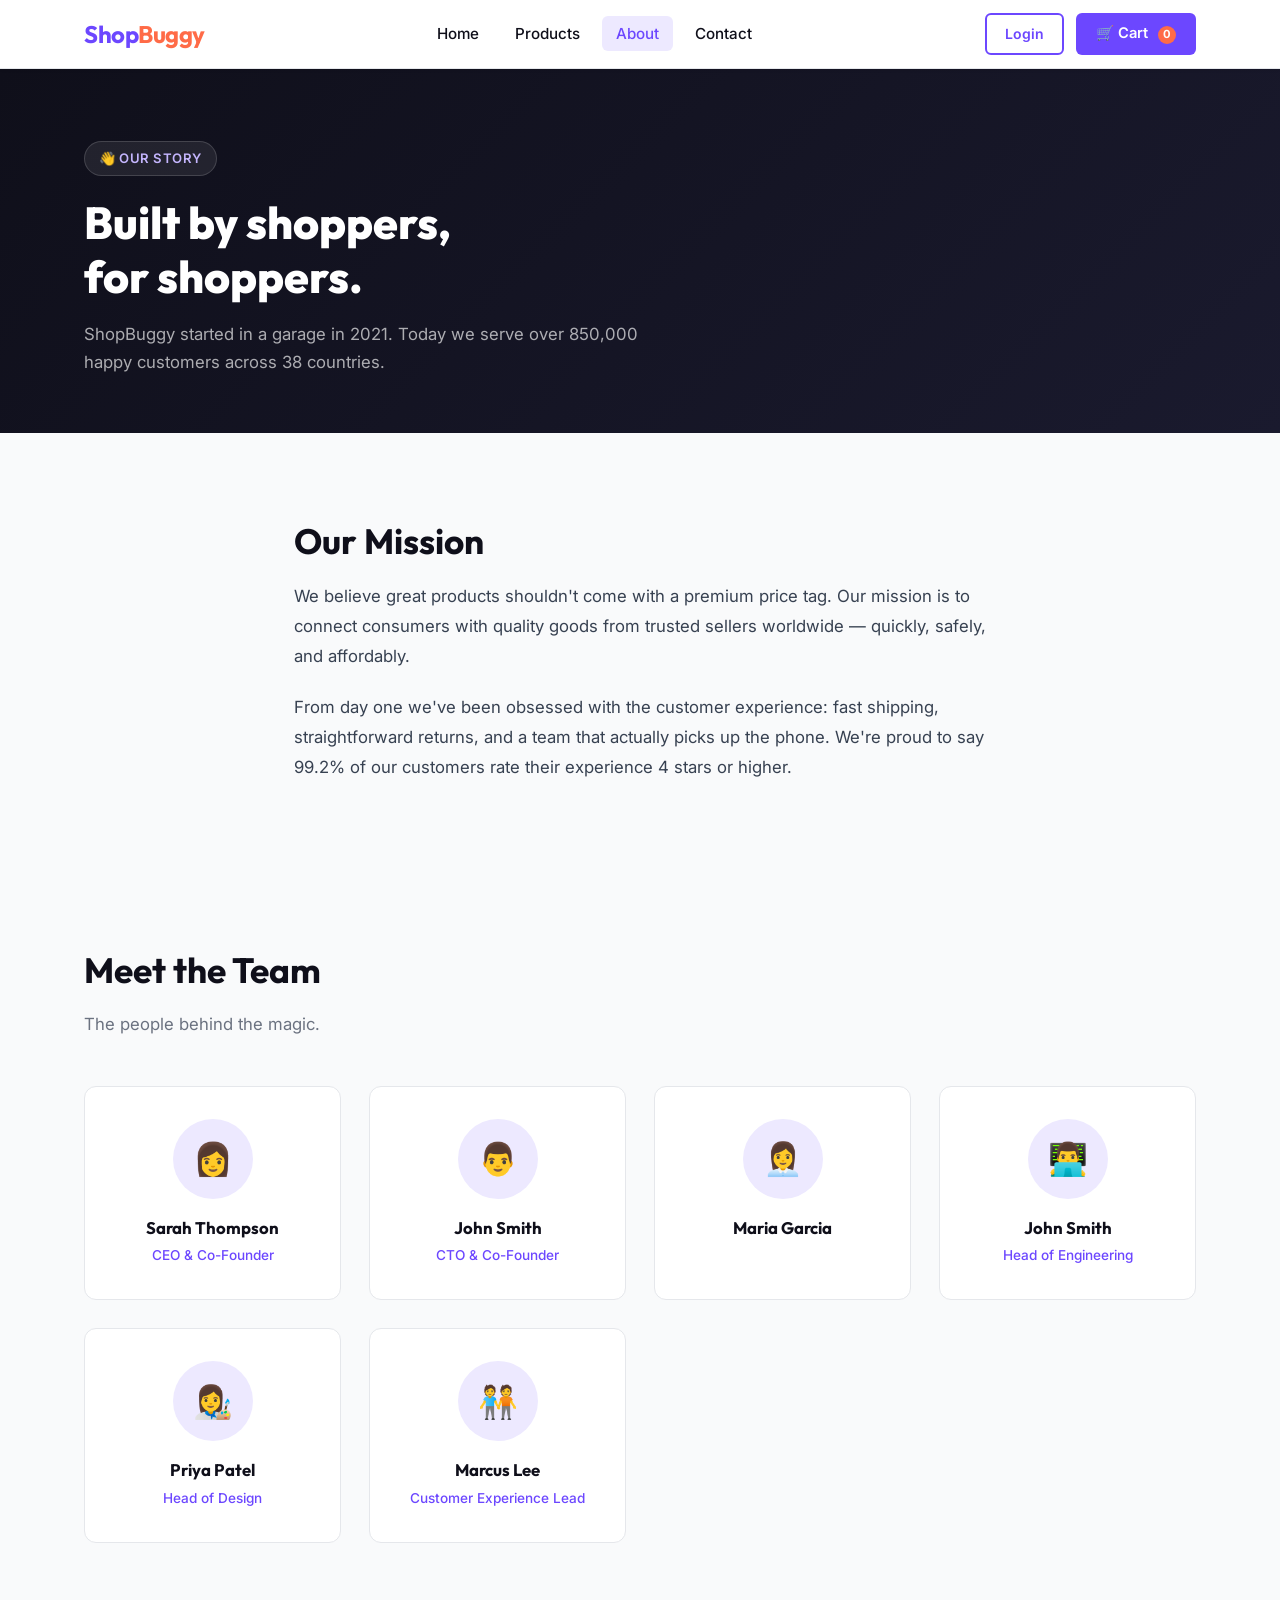
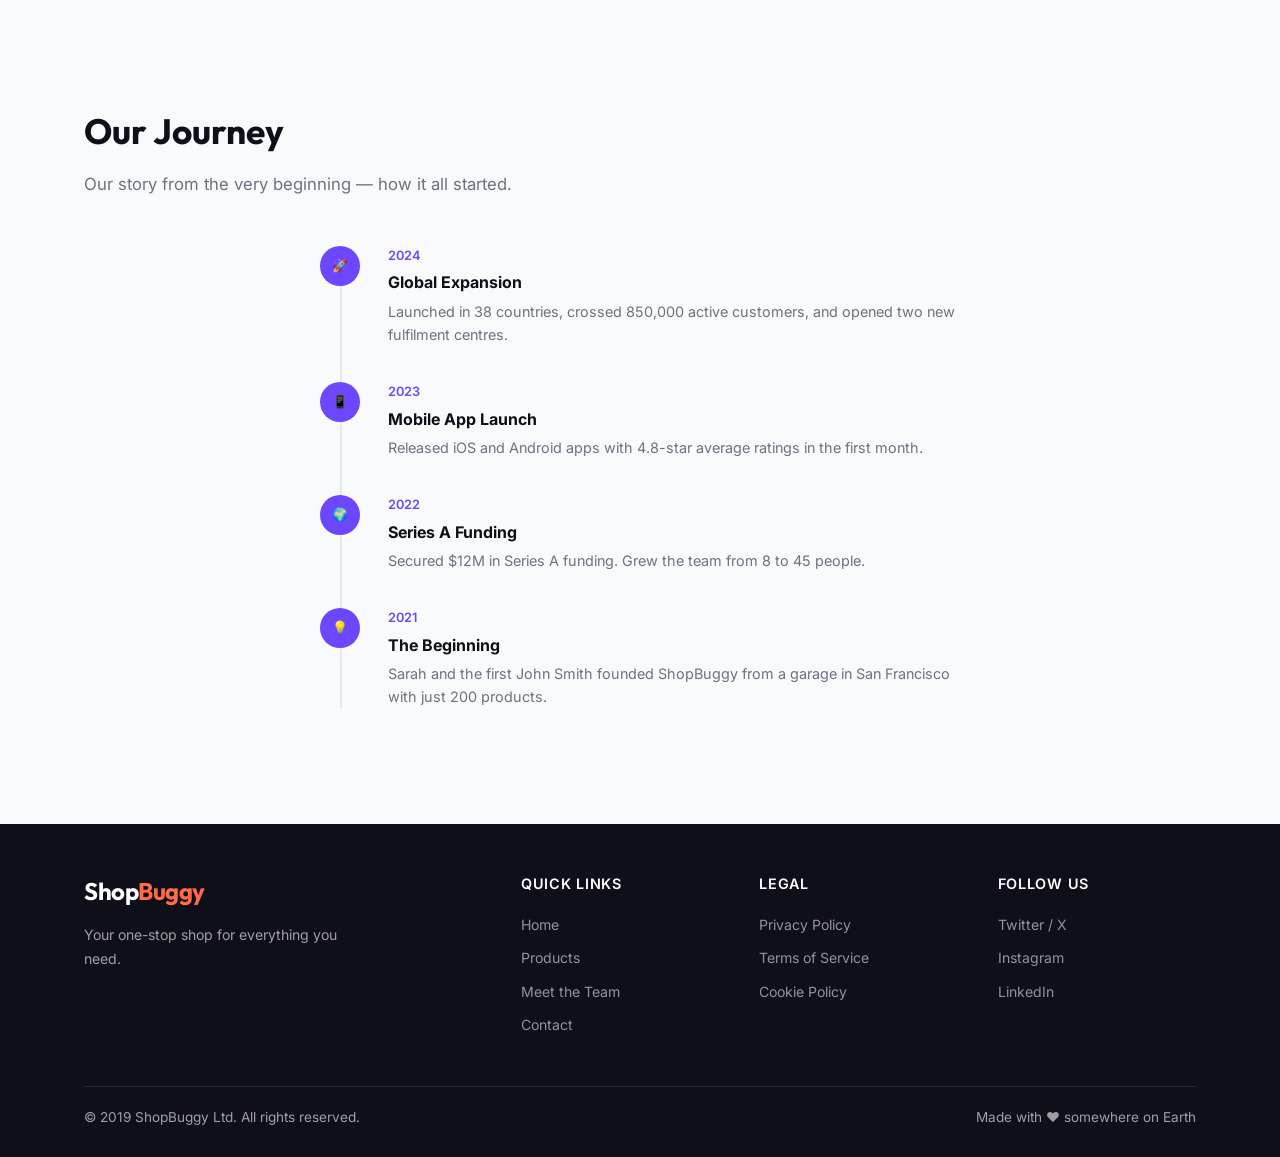
<file: about.html>
<!DOCTYPE html>
<html lang="en">
<head>
  <meta charset="UTF-8" />
  <meta name="viewport" content="width=device-width, initial-scale=1.0" />
  <title>About Us – ShopBuggy</title>
  <meta name="description" content="Learn about the ShopBuggy team, our mission, and our story." />
  <link rel="stylesheet" href="style.css" />
</head>
<body>

  <!-- NAVBAR -->
  <nav class="navbar">
    <div class="container navbar-inner">
      <a href="index.html" class="nav-logo">Shop<span>Buggy</span></a>
      <button class="hamburger" id="hamburger" aria-label="Toggle menu">
        <span></span><span></span><span></span>
      </button>
      <ul class="nav-links" id="navLinks">
        <li><a href="index.html">Home</a></li>
        <li><a href="product.html">Products</a></li>
        <li><a href="about.html">About</a></li>
        <li><a href="contact.html">Contact</a></li>
      </ul>
      <div class="nav-actions">
        <a href="login.html" class="btn btn-secondary btn-sm">Login</a>
        <span class="cart-btn" style="border-radius:6px;padding:9px 18px;font-weight:600;font-size:0.92rem;">
          🛒 Cart <span class="cart-count">0</span>
        </span>
      </div>
    </div>
  </nav>

  <main>

    <!-- HERO BANNER -->
    <section style="background:linear-gradient(135deg,#0f0f1a,#1a1a2e);color:#fff;padding:72px 0 56px;">
      <div class="container">
        <div style="max-width:560px;">
          <div class="hero-eyebrow" style="margin-bottom:20px;">👋 Our Story</div>
          <h1 style="font-family:'Outfit',sans-serif;font-size:2.8rem;font-weight:800;line-height:1.2;margin-bottom:16px;">
            Built by shoppers,<br/>for shoppers.
          </h1>
          <p style="color:rgba(255,255,255,0.65);font-size:1.05rem;line-height:1.7;">
            ShopBuggy started in a garage in 2021. Today we serve over 850,000 happy customers across 38 countries.
          </p>
        </div>
      </div>
    </section>

    <!-- MISSION -->
    <section class="section">
      <div class="container" style="max-width:740px;">
        <h2 class="section-title">Our Mission</h2>
        <p style="color:#374151;line-height:1.8;font-size:1.05rem;margin-bottom:20px;">
          We believe great products shouldn't come with a premium price tag. Our mission is to connect consumers with
          quality goods from trusted sellers worldwide — quickly, safely, and affordably.
        </p>
        <p style="color:#374151;line-height:1.8;font-size:1.05rem;">
          From day one we've been obsessed with the customer experience: fast shipping, straightforward returns, and
          a team that actually picks up the phone. We're proud to say 99.2% of our customers rate their experience
          4 stars or higher.
        </p>
      </div>
    </section>

    <!-- TEAM -->
    <!-- BUG #23: "Meet the Team" anchor tag in nav doesn't work — ID mismatch -->
    <section class="section" style="background:#f9fafb;" id="the-team">
      <div class="container">
        <!-- Nav above uses #meet-team but section has id="the-team" -->
        <h2 class="section-title" id="meet-team" style="display:none;"></h2>
        <h2 class="section-title">Meet the Team</h2>
        <p class="section-sub">The people behind the magic.</p>

        <div class="team-grid">

          <div class="team-card">
            <div class="team-avatar">👩</div>
            <div class="team-name">Sarah Thompson</div>
            <div class="team-role">CEO & Co-Founder</div>
          </div>

          <!-- BUG #21: Two team members share the same name "John Smith" -->
          <div class="team-card">
            <div class="team-avatar">👨</div>
            <div class="team-name">John Smith</div>
            <div class="team-role">CTO & Co-Founder</div>
          </div>

          <div class="team-card">
            <div class="team-avatar">👩‍💼</div>
            <div class="team-name">Maria Garcia</div>
            <!-- BUG #24: This team member's role is empty — missing content -->
            <div class="team-role"></div>
          </div>

          <div class="team-card">
            <div class="team-avatar">👨‍💻</div>
            <!-- BUG #21: duplicate name -->
            <div class="team-name">John Smith</div>
            <div class="team-role">Head of Engineering</div>
          </div>

          <div class="team-card">
            <div class="team-avatar">👩‍🎨</div>
            <div class="team-name">Priya Patel</div>
            <div class="team-role">Head of Design</div>
          </div>

          <div class="team-card">
            <div class="team-avatar">🧑‍🤝‍🧑</div>
            <div class="team-name">Marcus Lee</div>
            <div class="team-role">Customer Experience Lead</div>
          </div>

        </div>
      </div>
    </section>

    <!-- TIMELINE -->
    <section class="section">
      <div class="container">
        <h2 class="section-title">Our Journey</h2>
        <!-- BUG #22: Timeline heading says "from the beginning" but events are listed newest-first (reverse) -->
        <p class="section-sub">Our story from the very beginning — how it all started.</p>

        <div class="timeline">

          <!-- Listed newest → oldest (reverse chronological — opposite of what the heading implies) -->
          <div class="timeline-item">
            <div class="timeline-dot">🚀</div>
            <div class="timeline-content">
              <div class="timeline-year">2024</div>
              <h4>Global Expansion</h4>
              <p>Launched in 38 countries, crossed 850,000 active customers, and opened two new fulfilment centres.</p>
            </div>
          </div>

          <div class="timeline-item">
            <div class="timeline-dot">📱</div>
            <div class="timeline-content">
              <div class="timeline-year">2023</div>
              <h4>Mobile App Launch</h4>
              <p>Released iOS and Android apps with 4.8-star average ratings in the first month.</p>
            </div>
          </div>

          <div class="timeline-item">
            <div class="timeline-dot">🌍</div>
            <div class="timeline-content">
              <div class="timeline-year">2022</div>
              <h4>Series A Funding</h4>
              <p>Secured $12M in Series A funding. Grew the team from 8 to 45 people.</p>
            </div>
          </div>

          <div class="timeline-item">
            <div class="timeline-dot">💡</div>
            <div class="timeline-content">
              <div class="timeline-year">2021</div>
              <h4>The Beginning</h4>
              <p>Sarah and the first John Smith founded ShopBuggy from a garage in San Francisco with just 200 products.</p>
            </div>
          </div>

        </div>
      </div>
    </section>

  </main>

  <footer class="footer">
    <div class="container">
      <div class="footer-inner">
        <div class="footer-brand">
          <a href="index.html" class="nav-logo">Shop<span>Buggy</span></a>
          <p>Your one-stop shop for everything you need.</p>
        </div>
        <div class="footer-col">
          <h4>Quick Links</h4>
          <ul>
            <li><a href="index.html">Home</a></li>
            <li><a href="products.html">Products</a></li>
            <!-- BUG #23: anchor link points to #meet-team but element with that ID is hidden -->
            <li><a href="about.html#meet-team">Meet the Team</a></li>
            <li><a href="contact.html">Contact</a></li>
          </ul>
        </div>
        <div class="footer-col">
          <h4>Legal</h4>
          <ul>
            <li><a href="#">Privacy Policy</a></li>
            <li><a href="#">Terms of Service</a></li>
            <li><a href="#">Cookie Policy</a></li>
          </ul>
        </div>
        <div class="footer-col">
          <h4>Follow us</h4>
          <ul>
            <li><a href="#">Twitter / X</a></li>
            <li><a href="#">Instagram</a></li>
            <li><a href="#">LinkedIn</a></li>
          </ul>
        </div>
      </div>
      <div class="footer-bottom">
        <span>© 2019 ShopBuggy Ltd. All rights reserved.</span>
        <span>Made with ❤️ somewhere on Earth</span>
      </div>
    </div>
  </footer>

  <script src="main.js"></script>

</body>
</html>
</file>
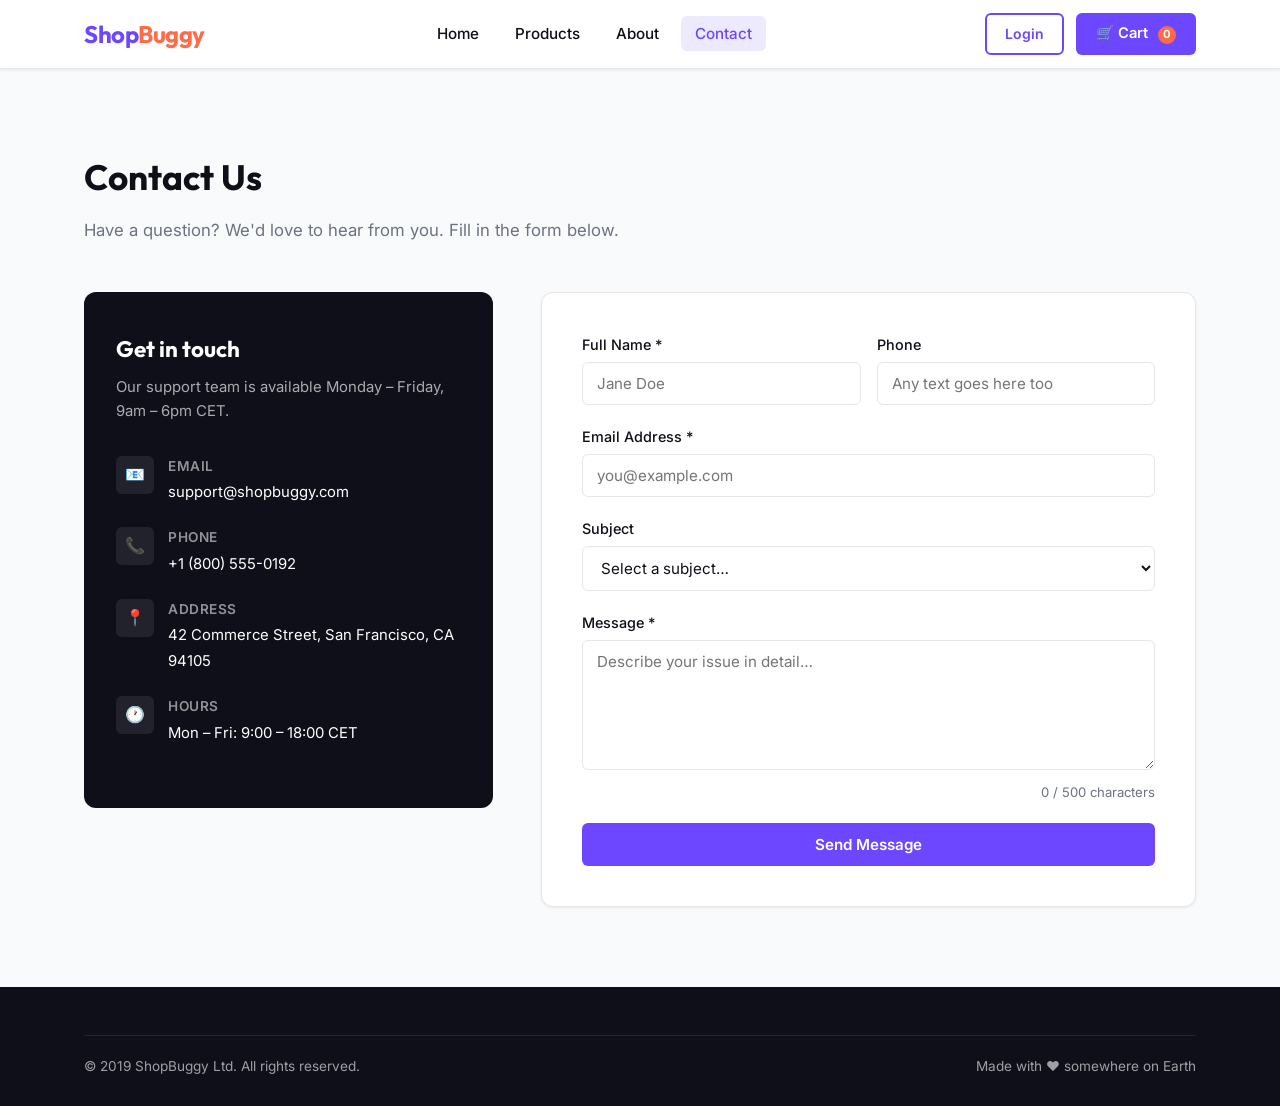
<file: contact.html>
<!DOCTYPE html>
<html lang="en">
<head>
  <meta charset="UTF-8" />
  <meta name="viewport" content="width=device-width, initial-scale=1.0" />
  <title>Contact Us – ShopBuggy</title>
  <meta name="description" content="Get in touch with the ShopBuggy team. We respond within 24 hours." />
  <link rel="stylesheet" href="style.css" />
</head>
<body>

  <!-- NAVBAR -->
  <nav class="navbar">
    <div class="container navbar-inner">
      <a href="index.html" class="nav-logo">Shop<span>Buggy</span></a>
      <button class="hamburger" id="hamburger" aria-label="Toggle menu">
        <span></span><span></span><span></span>
      </button>
      <ul class="nav-links" id="navLinks">
        <li><a href="index.html">Home</a></li>
        <li><a href="product.html">Products</a></li>
        <li><a href="about.html">About</a></li>
        <li><a href="contact.html">Contact</a></li>
      </ul>
      <div class="nav-actions">
        <a href="login.html" class="btn btn-secondary btn-sm">Login</a>
        <span class="cart-btn" style="border-radius:6px;padding:9px 18px;font-weight:600;font-size:0.92rem;">
          🛒 Cart <span class="cart-count">0</span>
        </span>
      </div>
    </div>
  </nav>

  <main>
    <section class="section">
      <div class="container">
        <h1 class="section-title">Contact Us</h1>
        <p class="section-sub">Have a question? We'd love to hear from you. Fill in the form below.</p>

        <div class="contact-grid">

          <!-- LEFT: Contact Info -->
          <div class="contact-info-card">
            <h3>Get in touch</h3>
            <p>Our support team is available Monday – Friday, 9am – 6pm CET.</p>

            <div class="contact-item">
              <div class="contact-item-icon">📧</div>
              <div class="contact-item-text">
                <strong>Email</strong>
                <span>support@shopbuggy.com</span>
              </div>
            </div>
            <div class="contact-item">
              <div class="contact-item-icon">📞</div>
              <div class="contact-item-text">
                <strong>Phone</strong>
                <span>+1 (800) 555-0192</span>
              </div>
            </div>
            <div class="contact-item">
              <div class="contact-item-icon">📍</div>
              <div class="contact-item-text">
                <strong>Address</strong>
                <span>42 Commerce Street, San Francisco, CA 94105</span>
              </div>
            </div>
            <div class="contact-item">
              <div class="contact-item-icon">🕐</div>
              <div class="contact-item-text">
                <strong>Hours</strong>
                <span>Mon – Fri: 9:00 – 18:00 CET</span>
              </div>
            </div>
          </div>

          <!-- RIGHT: Contact Form -->
          <div class="contact-form-card" style="position:relative;">

            <!-- BUG #15: success message is absolute-positioned and overlaps the form -->
            <div class="contact-success" id="contactSuccess">
              ✅ Your message has been sent! We'll get back to you within 24 hours.
            </div>

            <form id="contactForm" onsubmit="submitContact(event)">
              <div style="display:grid;grid-template-columns:1fr 1fr;gap:16px;">
                <div class="form-group">
                  <label for="contactName">Full Name *</label>
                  <input type="text" id="contactName" placeholder="Jane Doe" />
                  <span class="form-error" id="nameError">Name is required.</span>
                </div>
                <div class="form-group">
                  <!-- BUG #14: phone field accepts text — no type="tel" constraint enforced -->
                  <label for="contactPhone">Phone</label>
                  <input type="text" id="contactPhone" placeholder="Any text goes here too" />
                </div>
              </div>

              <div class="form-group">
                <!-- BUG #11: email validation is too loose — accepts "abc@" as valid -->
                <label for="contactEmail">Email Address *</label>
                <input type="text" id="contactEmail" placeholder="you@example.com" />
                <span class="form-error" id="emailError">Please enter a valid email.</span>
              </div>

              <div class="form-group">
                <label for="contactSubject">Subject</label>
                <select id="contactSubject">
                  <option value="">Select a subject…</option>
                  <option value="order">Order Issue</option>
                  <option value="return">Return Request</option>
                  <option value="billing">Billing Question</option>
                  <option value="other">Other</option>
                </select>
              </div>

              <div class="form-group">
                <label for="contactMessage">Message *</label>
                <!-- BUG #13: character counter counts down from 0 into negative — wrong direction -->
                <textarea id="contactMessage" placeholder="Describe your issue in detail…" oninput="updateCharCount(this)"></textarea>
                <div class="char-counter"><span id="charCount">0</span> / 500 characters</div>
                <span class="form-error" id="msgError">Message cannot be empty.</span>
              </div>

              <!-- BUG #12: after first submit, button is disabled permanently -->
              <button type="submit" class="btn btn-primary" id="submitBtn" style="width:100%;">Send Message</button>
            </form>
          </div>

        </div>
      </div>
    </section>
  </main>

  <footer class="footer">
    <div class="container">
      <div class="footer-bottom">
        <span>© 2019 ShopBuggy Ltd. All rights reserved.</span>
        <span>Made with ❤️ somewhere on Earth</span>
      </div>
    </div>
  </footer>

  <script src="main.js"></script>
  <script src="contact.js"></script>

</body>
</html>
</file>
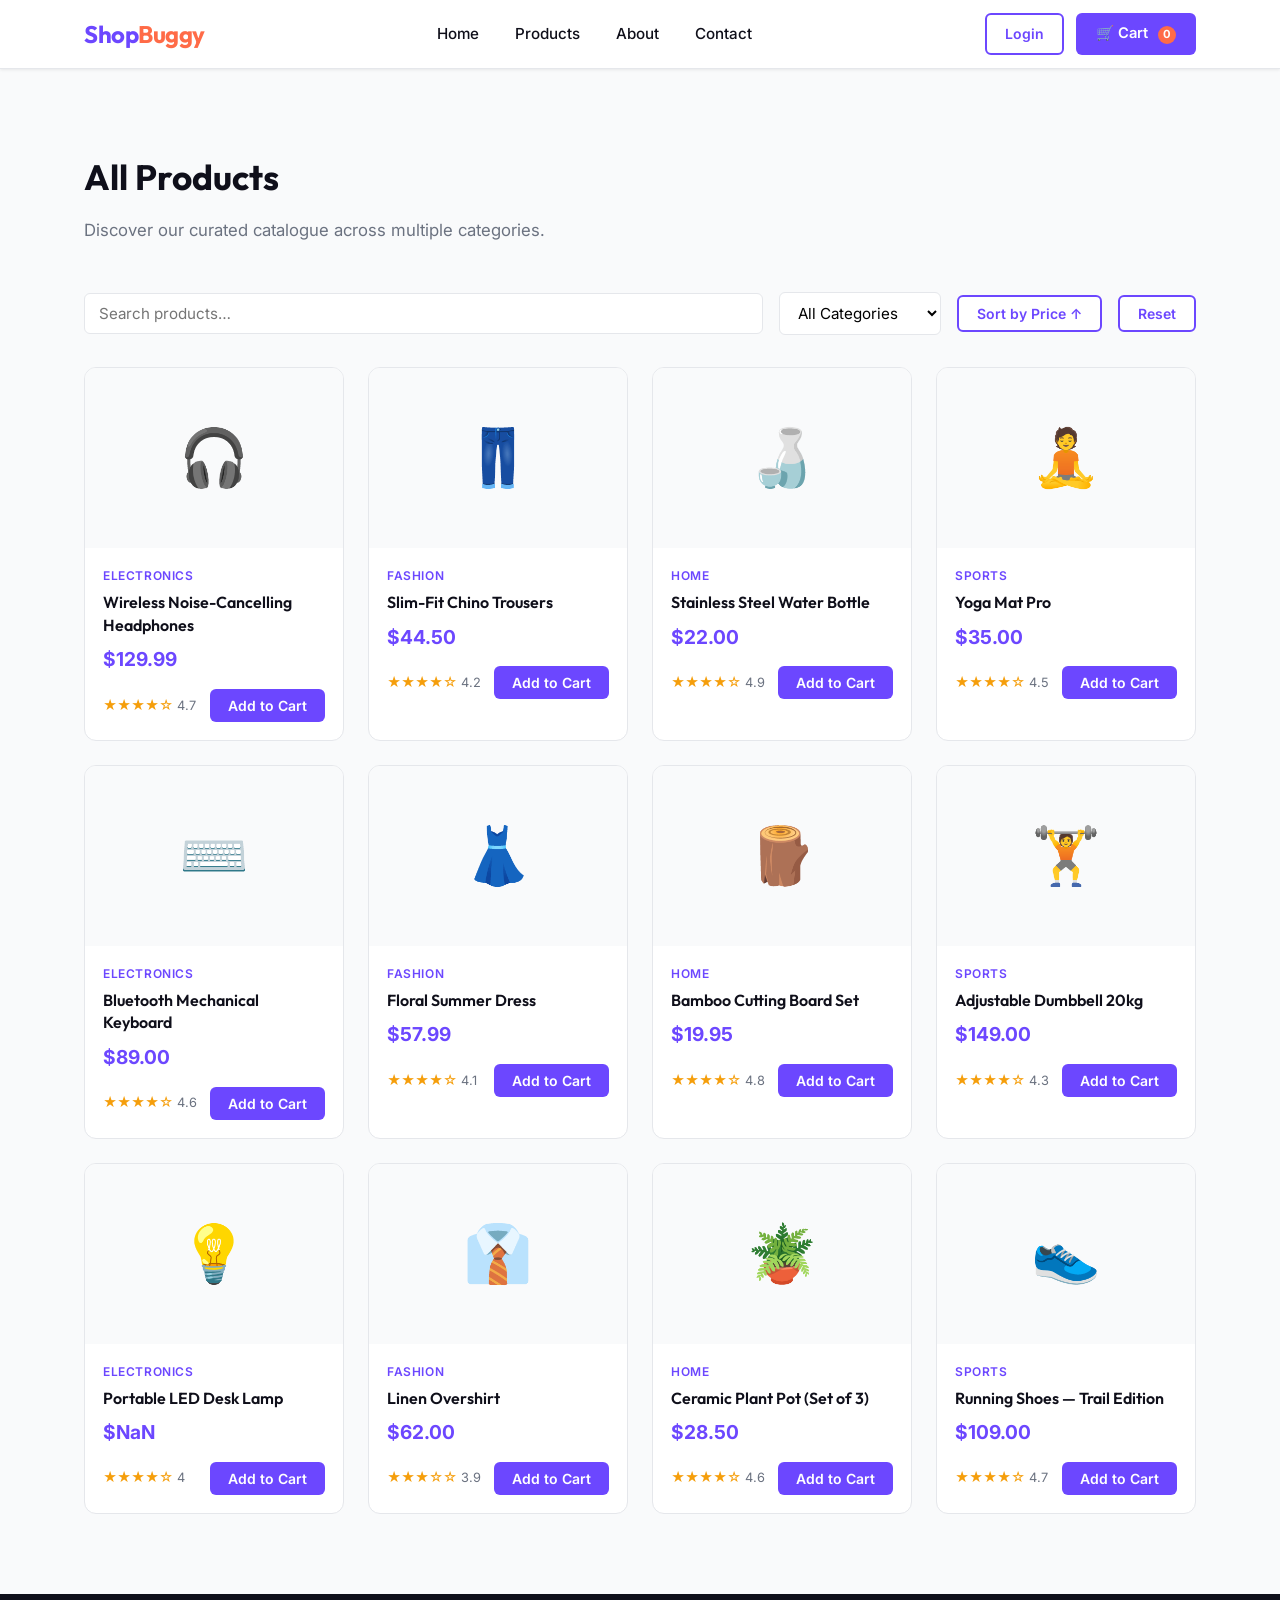
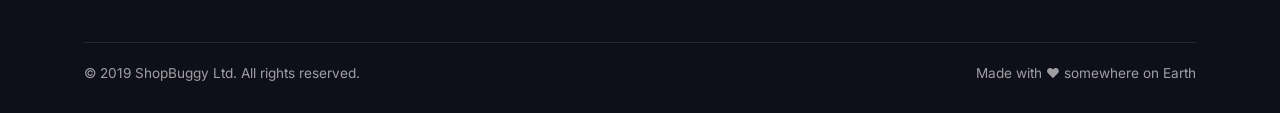
<file: products.html>
<!DOCTYPE html>
<html lang="en">
<head>
  <meta charset="UTF-8" />
  <meta name="viewport" content="width=device-width, initial-scale=1.0" />
  <title>Products – ShopBuggy</title>
  <meta name="description" content="Browse our full range of products. Filter by category and sort by price." />
  <link rel="stylesheet" href="style.css" />
</head>
<body>

  <!-- NAVBAR -->
  <nav class="navbar">
    <div class="container navbar-inner">
      <a href="index.html" class="nav-logo">Shop<span>Buggy</span></a>
      <button class="hamburger" id="hamburger" aria-label="Toggle menu">
        <span></span><span></span><span></span>
      </button>
      <ul class="nav-links" id="navLinks">
        <li><a href="index.html">Home</a></li>
        <!-- BUG #1 repeated in nav -->
        <li><a href="product.html">Products</a></li>
        <li><a href="about.html">About</a></li>
        <li><a href="contact.html">Contact</a></li>
      </ul>
      <div class="nav-actions">
        <a href="login.html" class="btn btn-secondary btn-sm">Login</a>
        <span class="cart-btn" style="border-radius:6px;padding:9px 18px;font-weight:600;font-size:0.92rem;cursor:pointer;">
          🛒 Cart <span class="cart-count">0</span>
        </span>
      </div>
    </div>
  </nav>

  <main>
    <div class="section">
      <div class="container">

        <h1 class="section-title">All Products</h1>
        <p class="section-sub">Discover our curated catalogue across multiple categories.</p>

        <!-- TOOLBAR -->
        <div class="products-toolbar">
          <!-- BUG #10: search is case-sensitive, and doesn't trim spaces -->
          <input type="text" id="searchInput" placeholder="Search products…" oninput="filterProducts()" />

          <!-- BUG #6: filter select uses wrong ID in JS — points to 'categoryFilter' but JS reads 'catFilter' -->
          <select id="categoryFilter" onchange="filterByCategory()">
            <option value="">All Categories</option>
            <option value="electronics">Electronics</option>
            <option value="fashion">Fashion</option>
            <option value="home">Home & Garden</option>
            <option value="sports">Sports</option>
          </select>

          <!-- BUG #7: sort button sorts alphabetically not numerically -->
          <button class="btn btn-secondary btn-sm" onclick="sortByPrice()">Sort by Price ↑</button>
          <button class="btn btn-secondary btn-sm" onclick="resetProducts()">Reset</button>
        </div>

        <!-- PRODUCT GRID -->
        <div class="products-grid" id="productsGrid"></div>
        <p id="noResults" style="display:none;color:#6b7280;margin-top:24px;">No products found.</p>

      </div>
    </div>
  </main>

  <!-- FOOTER -->
  <footer class="footer">
    <div class="container">
      <div class="footer-bottom">
        <!-- BUG #5 repeated -->
        <span>© 2019 ShopBuggy Ltd. All rights reserved.</span>
        <span>Made with ❤️ somewhere on Earth</span>
      </div>
    </div>
  </footer>

  <script src="main.js"></script>
  <script src="products.js"></script>

</body>
</html>
</file>
<file: style.css>
/* =============================================
   ShopBuggy — Global Stylesheet
   ============================================= */

@import url('https://fonts.googleapis.com/css2?family=Inter:wght@300;400;500;600;700;800&family=Outfit:wght@400;600;700&display=swap');

/* ============ RESET & BASE ============ */
*, *::before, *::after {
  box-sizing: border-box;
  margin: 0;
  padding: 0;
  /* BUG #26: Removes all focus outlines globally — keyboard navigation is invisible */
  outline: none;
}

:root {
  --primary: #6c47ff;
  --primary-dark: #4f2fe0;
  --primary-light: #ede9ff;
  --accent: #ff6b47;
  --accent-light: #fff0ec;
  --success: #22c55e;
  --warning: #f59e0b;
  --danger: #ef4444;
  --dark: #0f0f1a;
  --dark-2: #1a1a2e;
  --dark-3: #252540;
  --muted: #6b7280;
  --border: #e5e7eb;
  --bg: #f9fafb;
  --white: #ffffff;
  --shadow-sm: 0 1px 3px rgba(0,0,0,0.08);
  --shadow-md: 0 4px 16px rgba(0,0,0,0.10);
  --shadow-lg: 0 8px 32px rgba(0,0,0,0.12);
  --radius-sm: 6px;
  --radius-md: 12px;
  --radius-lg: 20px;
  --radius-xl: 32px;
  --transition: 0.22s ease;
}

html {
  scroll-behavior: smooth;
}

body {
  font-family: 'Inter', sans-serif;
  background: var(--bg);
  color: var(--dark);
  line-height: 1.6;
  min-height: 100vh;
  display: flex;
  flex-direction: column;
}

a {
  color: var(--primary);
  text-decoration: none;
  transition: color var(--transition);
}

a:hover {
  color: var(--primary-dark);
}

img {
  max-width: 100%;
  display: block;
}

ul { list-style: none; }

input, textarea, select, button {
  font-family: inherit;
  font-size: 1rem;
}

/* ============ LAYOUT ============ */
.container {
  max-width: 1160px;
  margin: 0 auto;
  padding: 0 24px;
}

main {
  flex: 1;
}

.section {
  padding: 80px 0;
}

.section-title {
  font-family: 'Outfit', sans-serif;
  font-size: 2.2rem;
  font-weight: 700;
  color: var(--dark);
  margin-bottom: 12px;
}

.section-sub {
  color: var(--muted);
  font-size: 1.05rem;
  margin-bottom: 48px;
}

/* ============ NAVBAR ============ */
.navbar {
  background: var(--white);
  border-bottom: 1px solid var(--border);
  position: sticky;
  top: 0;
  z-index: 100;
  box-shadow: var(--shadow-sm);
}

.navbar-inner {
  display: flex;
  align-items: center;
  justify-content: space-between;
  height: 68px;
}

.nav-logo {
  font-family: 'Outfit', sans-serif;
  font-size: 1.5rem;
  font-weight: 700;
  color: var(--primary);
  letter-spacing: -0.5px;
}

.nav-logo span {
  color: var(--accent);
}

.nav-links {
  display: flex;
  align-items: center;
  gap: 8px;
}

.nav-links a {
  color: var(--dark);
  font-weight: 500;
  padding: 8px 14px;
  border-radius: var(--radius-sm);
  transition: background var(--transition), color var(--transition);
  font-size: 0.95rem;
}

.nav-links a:hover,
.nav-links a.active {
  background: var(--primary-light);
  color: var(--primary);
}

.nav-actions {
  display: flex;
  align-items: center;
  gap: 12px;
}

.cart-btn {
  position: relative;
  background: var(--primary);
  color: var(--white) !important;
  padding: 9px 20px !important;
  border-radius: var(--radius-sm) !important;
  font-weight: 600 !important;
  cursor: pointer;
  transition: background var(--transition) !important;
}

.cart-btn:hover {
  background: var(--primary-dark) !important;
  color: var(--white) !important;
}

.cart-count {
  background: var(--accent);
  color: var(--white);
  font-size: 0.7rem;
  font-weight: 700;
  border-radius: 50%;
  width: 18px;
  height: 18px;
  display: inline-flex;
  align-items: center;
  justify-content: center;
  margin-left: 6px;
}

/* BUG #25: Hamburger button is always hidden — mobile menu never accessible */
.hamburger {
  display: none;
  flex-direction: column;
  gap: 5px;
  cursor: pointer;
  padding: 6px;
}

.hamburger span {
  width: 24px;
  height: 2px;
  background: var(--dark);
  border-radius: 2px;
  transition: var(--transition);
}

@media (max-width: 768px) {
  .nav-links {
    display: none; /* nav links hidden on mobile but hamburger never shown */
    position: absolute;
    top: 68px;
    left: 0;
    right: 0;
    background: var(--white);
    border-bottom: 1px solid var(--border);
    flex-direction: column;
    padding: 16px;
  }

  .nav-links.open {
    display: flex;
  }

  /* BUG #25: hamburger display:none not overridden for mobile */
  .hamburger {
    display: none;
  }

  .nav-actions .cart-btn {
    font-size: 0.85rem;
    padding: 7px 12px !important;
  }
}

/* ============ BUTTONS ============ */
.btn {
  display: inline-flex;
  align-items: center;
  justify-content: center;
  gap: 8px;
  padding: 12px 28px;
  border-radius: var(--radius-sm);
  font-weight: 600;
  font-size: 0.95rem;
  cursor: pointer;
  border: none;
  transition: all var(--transition);
}

.btn-primary {
  background: var(--primary);
  color: var(--white);
}

.btn-primary:hover {
  background: var(--primary-dark);
  color: var(--white);
  transform: translateY(-1px);
  box-shadow: 0 4px 14px rgba(108, 71, 255, 0.3);
}

.btn-secondary {
  background: var(--white);
  color: var(--primary);
  border: 2px solid var(--primary);
}

.btn-secondary:hover {
  background: var(--primary-light);
}

.btn-accent {
  background: var(--accent);
  color: var(--white);
}

.btn-accent:hover {
  background: #e05535;
  color: var(--white);
  transform: translateY(-1px);
}

.btn-sm {
  padding: 8px 18px;
  font-size: 0.875rem;
}

.btn:disabled {
  opacity: 0.5;
  cursor: not-allowed;
  transform: none !important;
}

/* ============ FORMS ============ */
.form-group {
  margin-bottom: 20px;
}

.form-group label {
  display: block;
  font-weight: 500;
  margin-bottom: 6px;
  color: var(--dark);
  font-size: 0.9rem;
}

.form-group input,
.form-group textarea,
.form-group select {
  width: 100%;
  padding: 11px 14px;
  border: 1.5px solid var(--border);
  border-radius: var(--radius-sm);
  background: var(--white);
  color: var(--dark);
  transition: border-color var(--transition), box-shadow var(--transition);
  font-size: 0.95rem;
}

.form-group input:focus,
.form-group textarea:focus,
.form-group select:focus {
  border-color: var(--primary);
  box-shadow: 0 0 0 3px rgba(108,71,255,0.12);
}

.form-group textarea {
  resize: vertical;
  min-height: 130px;
}

.form-error {
  color: var(--danger);
  font-size: 0.82rem;
  margin-top: 4px;
  display: none;
}

.form-error.visible {
  display: block;
}

.form-hint {
  color: var(--muted);
  font-size: 0.82rem;
  margin-top: 4px;
}

/* ============ ALERTS ============ */
.alert {
  padding: 14px 18px;
  border-radius: var(--radius-sm);
  font-size: 0.93rem;
  font-weight: 500;
  margin-bottom: 20px;
}

.alert-success {
  background: #dcfce7;
  color: #166534;
  border-left: 4px solid var(--success);
}

.alert-danger {
  background: #fee2e2;
  /* BUG #19: error text color same as background — invisible */
  color: #fee2e2;
  border-left: 4px solid var(--danger);
}

.alert-info {
  background: #eff6ff;
  color: #1e40af;
  border-left: 4px solid #3b82f6;
}

/* ============ CARDS ============ */
.card {
  background: var(--white);
  border-radius: var(--radius-md);
  border: 1px solid var(--border);
  box-shadow: var(--shadow-sm);
  overflow: hidden;
  transition: box-shadow var(--transition), transform var(--transition);
}

.card:hover {
  box-shadow: var(--shadow-md);
  transform: translateY(-2px);
}

/* ============ BADGE ============ */
.badge {
  display: inline-block;
  padding: 3px 10px;
  border-radius: 99px;
  font-size: 0.75rem;
  font-weight: 600;
  letter-spacing: 0.02em;
}

.badge-primary { background: var(--primary-light); color: var(--primary); }
.badge-accent  { background: var(--accent-light);  color: var(--accent);  }
.badge-success { background: #dcfce7; color: #166534; }
.badge-muted   { background: #f3f4f6; color: var(--muted); }

/* ============ HERO ============ */
.hero {
  background: linear-gradient(135deg, var(--dark) 0%, var(--dark-2) 50%, #1e1a4a 100%);
  color: var(--white);
  padding: 100px 0 80px;
  position: relative;
  overflow: hidden;
}

.hero::before {
  content: '';
  position: absolute;
  top: -80px; right: -80px;
  width: 400px; height: 400px;
  background: radial-gradient(circle, rgba(108,71,255,0.25) 0%, transparent 70%);
  border-radius: 50%;
}

.hero::after {
  content: '';
  position: absolute;
  bottom: -60px; left: -60px;
  width: 300px; height: 300px;
  background: radial-gradient(circle, rgba(255,107,71,0.18) 0%, transparent 70%);
  border-radius: 50%;
}

.hero-inner {
  position: relative;
  z-index: 1;
  max-width: 640px;
}

.hero-eyebrow {
  display: inline-flex;
  align-items: center;
  gap: 8px;
  background: rgba(255,255,255,0.08);
  border: 1px solid rgba(255,255,255,0.15);
  color: #c4b5fd;
  padding: 6px 14px;
  border-radius: 99px;
  font-size: 0.82rem;
  font-weight: 600;
  letter-spacing: 0.04em;
  text-transform: uppercase;
  margin-bottom: 24px;
}

.hero h1 {
  font-family: 'Outfit', sans-serif;
  font-size: clamp(2.2rem, 5vw, 3.4rem);
  font-weight: 800;
  line-height: 1.15;
  margin-bottom: 20px;
}

.hero h1 .highlight {
  background: linear-gradient(90deg, #a78bfa, #fb923c);
  -webkit-background-clip: text;
  -webkit-text-fill-color: transparent;
  background-clip: text;
}

.hero p {
  color: #c4b5fd;
  font-size: 1.1rem;
  line-height: 1.7;
  margin-bottom: 36px;
  max-width: 520px;
}

.hero-cta {
  display: flex;
  gap: 16px;
  flex-wrap: wrap;
}

/* ============ FEATURES ============ */
.features-grid {
  display: grid;
  grid-template-columns: repeat(auto-fit, minmax(240px, 1fr));
  gap: 24px;
}

.feature-card {
  background: var(--white);
  border: 1px solid var(--border);
  border-radius: var(--radius-md);
  padding: 32px 28px;
  transition: all var(--transition);
}

.feature-card:hover {
  border-color: var(--primary);
  box-shadow: var(--shadow-md);
  transform: translateY(-3px);
}

.feature-icon {
  width: 52px;
  height: 52px;
  border-radius: var(--radius-sm);
  display: flex;
  align-items: center;
  justify-content: center;
  font-size: 1.5rem;
  margin-bottom: 18px;
}

.feature-card h3 {
  font-family: 'Outfit', sans-serif;
  font-size: 1.15rem;
  font-weight: 700;
  margin-bottom: 8px;
}

.feature-card p {
  color: var(--muted);
  font-size: 0.93rem;
  line-height: 1.6;
}

.feature-img {
  width: 100%;
  height: 140px;
  object-fit: cover;
  border-radius: var(--radius-sm);
  margin-bottom: 16px;
}

/* ============ NEWSLETTER ============ */
.newsletter {
  background: linear-gradient(135deg, var(--primary), var(--primary-dark));
  color: var(--white);
  padding: 64px 0;
  text-align: center;
}

.newsletter h2 {
  font-family: 'Outfit', sans-serif;
  font-size: 1.9rem;
  font-weight: 700;
  margin-bottom: 10px;
}

.newsletter p {
  color: rgba(255,255,255,0.8);
  margin-bottom: 30px;
}

.newsletter-form {
  display: flex;
  gap: 12px;
  max-width: 480px;
  margin: 0 auto;
  justify-content: center;
}

.newsletter-form input {
  flex: 1;
  padding: 12px 16px;
  border-radius: var(--radius-sm);
  border: none;
  font-size: 0.95rem;
  color: var(--dark);
}

.newsletter-form input:focus {
  box-shadow: 0 0 0 3px rgba(255,255,255,0.3);
}

/* ============ PRODUCTS ============ */
.products-toolbar {
  display: flex;
  align-items: center;
  gap: 16px;
  margin-bottom: 32px;
  flex-wrap: wrap;
}

.products-toolbar input[type="text"] {
  flex: 1;
  min-width: 200px;
  padding: 10px 14px;
  border: 1.5px solid var(--border);
  border-radius: var(--radius-sm);
  font-size: 0.95rem;
  transition: border-color var(--transition);
}

.products-toolbar input[type="text"]:focus {
  border-color: var(--primary);
}

.products-toolbar select {
  padding: 10px 14px;
  border: 1.5px solid var(--border);
  border-radius: var(--radius-sm);
  font-size: 0.95rem;
  background: var(--white);
  cursor: pointer;
}

.products-grid {
  display: grid;
  grid-template-columns: repeat(auto-fill, minmax(240px, 1fr));
  gap: 24px;
}

.product-card {
  background: var(--white);
  border: 1px solid var(--border);
  border-radius: var(--radius-md);
  overflow: hidden;
  transition: all var(--transition);
}

.product-card:hover {
  box-shadow: var(--shadow-md);
  transform: translateY(-3px);
}

.product-img {
  width: 100%;
  height: 180px;
  object-fit: cover;
  background: #f3f4f6;
}

.product-body {
  padding: 18px;
}

.product-category {
  font-size: 0.75rem;
  color: var(--primary);
  font-weight: 600;
  text-transform: uppercase;
  letter-spacing: 0.05em;
  margin-bottom: 6px;
}

.product-name {
  font-family: 'Outfit', sans-serif;
  font-size: 1rem;
  font-weight: 600;
  margin-bottom: 8px;
  line-height: 1.4;
}

.product-price {
  font-size: 1.2rem;
  font-weight: 700;
  color: var(--primary);
  margin-bottom: 14px;
}

.product-footer {
  display: flex;
  align-items: center;
  justify-content: space-between;
  gap: 8px;
}

.product-rating {
  color: var(--warning);
  font-size: 0.85rem;
}

/* ============ CONTACT ============ */
.contact-grid {
  display: grid;
  grid-template-columns: 1fr 1.6fr;
  gap: 48px;
  align-items: start;
}

@media (max-width: 768px) {
  .contact-grid { grid-template-columns: 1fr; }
}

.contact-info-card {
  background: var(--dark);
  color: var(--white);
  border-radius: var(--radius-md);
  padding: 40px 32px;
}

.contact-info-card h3 {
  font-family: 'Outfit', sans-serif;
  font-size: 1.4rem;
  font-weight: 700;
  margin-bottom: 8px;
}

.contact-info-card p {
  color: rgba(255,255,255,0.65);
  margin-bottom: 32px;
  font-size: 0.93rem;
}

.contact-item {
  display: flex;
  align-items: flex-start;
  gap: 14px;
  margin-bottom: 22px;
}

.contact-item-icon {
  width: 38px;
  height: 38px;
  background: rgba(255,255,255,0.08);
  border-radius: var(--radius-sm);
  display: flex;
  align-items: center;
  justify-content: center;
  font-size: 1rem;
  flex-shrink: 0;
}

.contact-item-text strong {
  display: block;
  font-size: 0.85rem;
  font-weight: 600;
  color: rgba(255,255,255,0.55);
  text-transform: uppercase;
  letter-spacing: 0.04em;
  margin-bottom: 2px;
}

.contact-item-text span {
  color: var(--white);
  font-size: 0.93rem;
}

.contact-form-card {
  background: var(--white);
  border: 1px solid var(--border);
  border-radius: var(--radius-md);
  padding: 40px;
  box-shadow: var(--shadow-sm);
}

/* BUG #15: success message positioned absolute, overlaps form */
.contact-success {
  display: none;
  padding: 20px;
  background: #dcfce7;
  border-radius: var(--radius-sm);
  color: #166534;
  font-weight: 500;
  position: absolute;
  top: 0; left: 0; right: 0;
  z-index: 10;
}

.contact-success.show {
  display: block;
}

.char-counter {
  text-align: right;
  font-size: 0.82rem;
  color: var(--muted);
  margin-top: 4px;
}

/* ============ LOGIN ============ */
.auth-wrapper {
  min-height: calc(100vh - 68px);
  display: flex;
  align-items: center;
  justify-content: center;
  padding: 40px 24px;
  background: linear-gradient(135deg, var(--dark) 0%, var(--dark-2) 100%);
}

.auth-card {
  background: var(--white);
  border-radius: var(--radius-lg);
  padding: 48px;
  width: 100%;
  max-width: 460px;
  box-shadow: var(--shadow-lg);
}

.auth-logo {
  text-align: center;
  margin-bottom: 32px;
}

.auth-logo span {
  font-family: 'Outfit', sans-serif;
  font-size: 1.8rem;
  font-weight: 700;
  color: var(--primary);
}

.auth-logo span em {
  color: var(--accent);
  font-style: normal;
}

.auth-tabs {
  display: flex;
  border-bottom: 2px solid var(--border);
  margin-bottom: 28px;
}

.auth-tab {
  flex: 1;
  padding: 12px;
  text-align: center;
  font-weight: 600;
  color: var(--muted);
  cursor: pointer;
  border-bottom: 2px solid transparent;
  margin-bottom: -2px;
  transition: all var(--transition);
  background: none;
  border-top: none;
  border-left: none;
  border-right: none;
}

.auth-tab.active {
  color: var(--primary);
  border-bottom-color: var(--primary);
}

.auth-panel { display: none; }
.auth-panel.active { display: block; }

.auth-footer {
  text-align: center;
  margin-top: 20px;
  color: var(--muted);
  font-size: 0.88rem;
}

/* ============ ABOUT ============ */
.team-grid {
  display: grid;
  grid-template-columns: repeat(auto-fill, minmax(220px, 1fr));
  gap: 28px;
}

.team-card {
  background: var(--white);
  border: 1px solid var(--border);
  border-radius: var(--radius-md);
  padding: 32px 24px;
  text-align: center;
  transition: all var(--transition);
}

.team-card:hover {
  box-shadow: var(--shadow-md);
  transform: translateY(-3px);
}

.team-avatar {
  width: 80px;
  height: 80px;
  border-radius: 50%;
  background: var(--primary-light);
  display: flex;
  align-items: center;
  justify-content: center;
  font-size: 2rem;
  margin: 0 auto 16px;
}

.team-name {
  font-family: 'Outfit', sans-serif;
  font-size: 1.05rem;
  font-weight: 700;
  margin-bottom: 4px;
}

.team-role {
  color: var(--primary);
  font-size: 0.85rem;
  font-weight: 500;
}

.timeline {
  position: relative;
  max-width: 640px;
  margin: 0 auto;
}

.timeline::before {
  content: '';
  position: absolute;
  left: 20px;
  top: 0; bottom: 0;
  width: 2px;
  background: var(--border);
}

.timeline-item {
  display: flex;
  gap: 28px;
  align-items: flex-start;
  margin-bottom: 36px;
  position: relative;
}

.timeline-dot {
  width: 40px;
  height: 40px;
  border-radius: 50%;
  background: var(--primary);
  display: flex;
  align-items: center;
  justify-content: center;
  color: var(--white);
  font-size: 0.8rem;
  font-weight: 700;
  flex-shrink: 0;
  z-index: 1;
}

.timeline-content h4 {
  font-weight: 700;
  margin-bottom: 4px;
}

.timeline-content p {
  color: var(--muted);
  font-size: 0.9rem;
}

.timeline-year {
  font-size: 0.8rem;
  color: var(--primary);
  font-weight: 600;
  margin-bottom: 4px;
}

/* ============ STATS ============ */
.stats-grid {
  display: grid;
  grid-template-columns: repeat(4, 1fr);
  gap: 20px;
}

@media (max-width: 768px) {
  .stats-grid { grid-template-columns: repeat(2, 1fr); }
}

.stat-card {
  background: var(--white);
  border: 1px solid var(--border);
  border-radius: var(--radius-md);
  padding: 28px 20px;
  text-align: center;
}

.stat-number {
  font-family: 'Outfit', sans-serif;
  font-size: 2.2rem;
  font-weight: 800;
  color: var(--primary);
  margin-bottom: 4px;
}

.stat-label {
  color: var(--muted);
  font-size: 0.88rem;
}

/* ============ FOOTER ============ */
.footer {
  background: var(--dark);
  color: rgba(255,255,255,0.6);
  padding: 48px 0 28px;
  margin-top: auto;
}

.footer-inner {
  display: grid;
  grid-template-columns: 2fr 1fr 1fr 1fr;
  gap: 40px;
  margin-bottom: 40px;
}

@media (max-width: 768px) {
  .footer-inner { grid-template-columns: 1fr 1fr; }
}

.footer-brand .nav-logo {
  color: var(--white);
  display: inline-block;
  margin-bottom: 12px;
}

.footer-brand p {
  font-size: 0.88rem;
  line-height: 1.7;
  max-width: 280px;
}

.footer-col h4 {
  color: var(--white);
  font-weight: 600;
  font-size: 0.9rem;
  margin-bottom: 16px;
  text-transform: uppercase;
  letter-spacing: 0.05em;
}

.footer-col ul li {
  margin-bottom: 8px;
}

.footer-col ul li a {
  color: rgba(255,255,255,0.55);
  font-size: 0.88rem;
  transition: color var(--transition);
}

.footer-col ul li a:hover { color: var(--white); }

.footer-bottom {
  border-top: 1px solid rgba(255,255,255,0.1);
  padding-top: 20px;
  display: flex;
  align-items: center;
  justify-content: space-between;
  font-size: 0.85rem;
  flex-wrap: wrap;
  gap: 10px;
}
</file>
